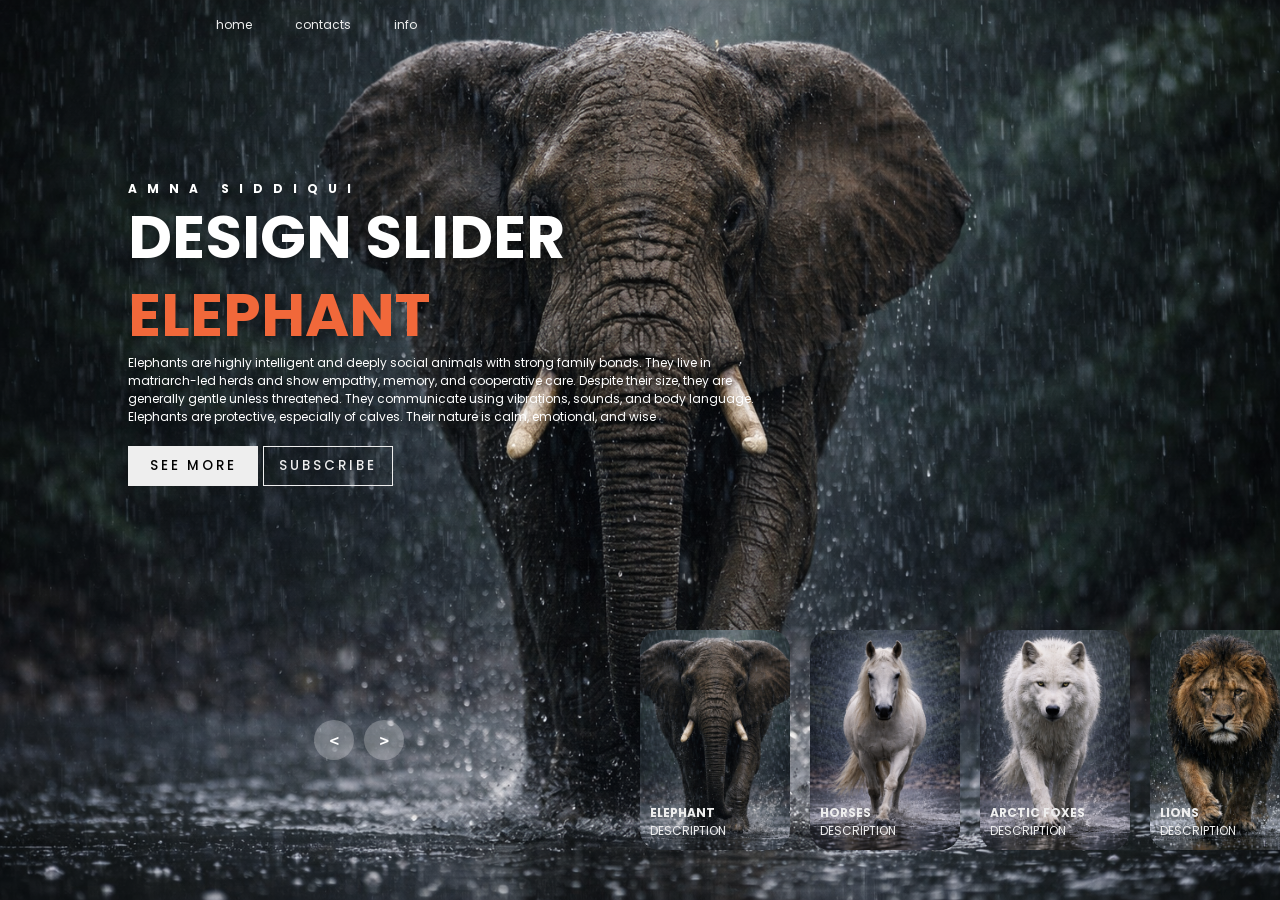
<file: slider image page/index.html>
<!DOCTYPE html>
<html lang="en">
<head>
    <meta charset="UTF-8">
    <meta name="viewport" content="width=device-width, initial-scale=1.0">
    <title>Document</title>
    <link rel="stylesheet" href="style.css">
</head>
<body>
    <!--header  -->
    
   <header>
    <nav>
      <a href="#">home</a>
      <a href="#">contacts</a>
      <a href="#">info</a>
    </nav>
   </header>

   <!-- carousel -->
<div class="carousel">
        <!-- list item -->
        <div class="list">
            <div class="item"> 
                <img src="./images/img1.png" >
           <div class="content">
            <div class="author">AMNA SIDDIQUI</div>
            <div class="tittle">DESIGN SLIDER</div>
            <div class="topic">ELEPHANT</div>
            <div class="des">
              Elephants are highly intelligent and deeply social animals with strong family bonds. They live in matriarch-led herds and show empathy, memory, and cooperative care. Despite their size, they are generally gentle unless threatened. They communicate using vibrations, sounds, and body language. Elephants are protective, especially of calves. Their nature is calm, emotional, and wise
            </div>
            <div class="buttons">
              <button>SEE MORE</button>
              <button>SUBSCRIBE</button>
            </div>
           </div>
            </div>

            <div class="item">
                <img src="images/img2.png" >
                <div class="content">
                  <div class="author">AMNA SIDDIQUI</div>
                 <div class="tittle">DESIGN SLIDER</div>
                 <div class="topic">WHITE HORSE</div>
                 <div class="des">
              Horses are herd animals with sensitive and alert personalities. White horses often symbolize purity, grace, and nobility in many cultures. They are fast, responsive, and rely heavily on trust and awareness. Horses can be both powerful and gentle depending on handling. Their instincts prioritize safety and group movement. Their nature blends elegance with strength.
            </div>
            <div class="buttons">
                  <button>SEE MORE</button>
                 <button>SUBSCRIBE</button>
            </div>
           </div>
            </div>

             <div class="item">
                <img src="images/img3.png" >
           <div class="content">
            <div class="author">AMNA SIDDIQUI</div>
            <div class="tittle">DESIGN SLIDER</div>
            <div class="topic">ARCTIC FOX</div>
            <div class="des">
               Arctic foxes are intelligent, adaptable, and quiet hunters. They survive harsh climates using thick fur and opportunistic feeding habits. Usually solitary or in small family groups, they rely on stealth. They are curious but cautious around threats. Arctic foxes store food and adapt quickly to changing conditions. Their nature is clever, resilient, and observant.
            </div>
            <div class="buttons">
              <button>SEE MORE</button>
              <button>SUBSCRIBE</button>
            </div>
           </div>
            </div>

        <div class="item">
                <img src="images/img4.png" >
           <div class="content">
            <div class="author">AMNA SIDDIQUI</div>
            <div class="tittle">DESIGN SLIDER</div>
            <div class="topic">LION</div>
            <div class="des">
             Lions are social predators that live in prides, unlike most other big cats. They are territorial, confident, and often display calm dominance rather than constant aggression, Males typically guard territory while females handle most hunting., Their behavior balances laziness with explosive bursts of power., Lions are opportunistic hunters and prefer teamwork. Their nature reflects authority, patience, and controlled strength.

            </div>
            <div class="buttons">
              <button>SEE MORE</button>
              <button>SUBSCRIBE</button>
            </div>
           </div>
            </div>

             <div class="item">
                <img src="images/img5.png" >
              <div class="content">
            <div class="author">AMNA SIDDIQUI</div>
            <div class="tittle">DESIGN SLIDER</div>
            <div class="topic">MARKHOR</div>
            <div class="des">
             Markhors are shy, sure-footed mountain animals adapted to steep terrain. They prefer high altitudes and rugged landscapes for safety. Males are mostly solitary while females form small groups. They are cautious and rely on agility to escape predators. Markhors are strong climbers and extremely resilient. Their nature is wild, defensive, and independent.
            </div>
            <div class="buttons">
              <button>SEE MORE</button>
              <button>SUBSCRIBE</button>
            </div>
         </div>
         </div>  
</div>

         <!-- thumbnail -->
        <div class="thumbnail">
            <div class="item">
                <img src="images/img1.png" >
                <div class="content">
                    <div class="tittle">
                        ELEPHANT
                    </div>
                    <div class="des">
                        DESCRIPTION
                    </div>
                </div>
            </div>
            <div class="item">
                <img src="images/img2.png" >
                <div class="content">
                    <div class="tittle">
                        HORSES
                    </div>
                    <div class="des">
                        DESCRIPTION
                    </div>
                </div>
            </div>
            <div class="item">
                <img src="images/img3.png" >
                <div class="content">
                    <div class="tittle">
                        ARCTIC FOXES
                    </div>
                    <div class="des">
                        DESCRIPTION
                    </div>
                </div>
            </div>
            <div class="item">
                <img src="images/img4.png" >
                <div class="content">
                    <div class="tittle">
                        LIONS
                    </div>
                    <div class="des">
                        DESCRIPTION
                    </div>
                </div>
            </div>
            <div class="item">
                <img src="images/img5.png" >
                <div class="content">
                    <div class="tittle">
                        MARKHOR
                    </div>
                    <div class="des">
                        DESCRIPTION
                    </div>
                </div>
            </div>
        </div>
        <!-- arrows -->
         <div class="arrows">
            <button id="prev"><</button>
            <button id="next">></button>
         </div>
         <div class="time">

         </div>
    </div>
</body>
<script src="script.js"></script>
</html>
</file>
<file: slider image page/style.css>
@import url('https://fonts.googleapis.com/css2?family=Poppins:ital,wght@0,100;0,200;0,300;0,400;0,500;0,600;0,700;0,800;0,900;1,100;1,200;1,300;1,400;1,500;1,600;1,700;1,800;1,900&display=swap');
body{
    font-family:Poppins;
    background-color: #000;
    color: #eee;
    margin: 0;
    font-size: 12px;
}
a{
    text-decoration: none;
    justify-content: center;
    margin-right: 40px;
    color:#eee;
}
header{
    width: 1140px;
    max-width: 80%;
    margin: auto;
    height:50px;
    display:flex;
    align-items: center;
    position: relative;
    z-index: 100;
}
header{
    margin-right: 40px;
}
/* carousel */

.carousel {
    width: 100vw;
    height: 100vh;
    overflow: hidden;
    margin-top: -50px;
    position: relative;
}

/* Item styling - Isse images ek ke upar ek ayengi */
.carousel .list .item {
    width: 100%;
    height: 100%;
    position: absolute;
    inset: 0 0 0 0;
}

.carousel .list .item img {
    width: 100%;
    height: 100%;
    /* object-fit: cover; */

}

/* Content Alignment - Yahan space ka khayal rakha gaya hai */
.carousel .list .item .content {
    position: absolute;
    top: 20%;
    width: 1140px;
    max-width: 80%;
    left:50%;
    transform: translateX(-50%); /* Screen ke beech mein lane ke liye */
    padding-right: 30%;
    box-sizing: border-box;
    color: #fff;
    text-shadow: 0 5px 10px #0004;
}

.carousel .list .item .content .author {
    font-weight: bold;
    letter-spacing: 10px;
}

.carousel .list .item .content .tittle,
.carousel .list .item .content .topic {
    font-weight: bold;
    font-size: 5em;
    line-height: 1.3em;
}
.carousel .list .item .content .topic{
    color: #f1683a;
}

.carousel .list .item .content .buttons{
    display: grid;
    grid-template-columns: repeat(2,130px);
    grid-template-rows:40px ;
    gap:5px;
    margin-top: 20px;
}
.carousel .list .item .content button{
    border: none;
    background-color: #eee;
    letter-spacing: 3px;
    font-family: Poppins;
    font-weight: 500;
}
.carousel .list .item .content button:nth-child(2){
    background-color: transparent;
    color: #eee;
    border: 1px solid #eee;
}
/* THUMBNAIL */
.thumbnail{
position: absolute;
bottom: 50px;
left: 50%;
width: max-content;
z-index: 100;
display: flex;
gap: 20px;
}

.thumbnail .item{
    width:150px;
    height: 220px;
    flex-shrink: 0;
    position: relative;
}
.thumbnail .item img{
width: 100%;
height:100%;
object-fit: cover;
border-radius: 20px;
}
.thumbnail .item .content{
    position: absolute;
    bottom: 10px;
    left: 10px;
    right: 10px;
}
.thumbnail .item .content .tittle{
   font-weight:bold ; 
}
/* arrows */
.arrows{
    position: absolute;
    top: 80%;
    right: 52%;
    width: 300px;
    max-width: 30%;
    display: flex; 
    gap:10px;
    align-items: center;
}

.arrows button{
    width: 40px;
    height: 40px;
    border-radius: 50%;
    background-color: #eee4;
    border: none;
    font-family: monospace;
    color: #fff;
    font-weight: bold;
    font-size: large;
    transition: .5s;
    z-index: 100;
}
.arrows button:hover{
    color: #5555;
    background-color: #eee;
}
.carousel .list .item:nth-child(1){
    z-index: 1;
}
.carousel .list .item:nth-child(1) .author,
.carousel .list .item:nth-child(1) .tittle,
.carousel .list .item:nth-child(1) .topic,
.carousel .list .item:nth-child(1) .des,
.carousel .list .item:nth-child(1) .buttons{
    transform: translateY(50px);
    filter:blur(20px);
    opacity: 0;
    animation: showContent 0.5s 1s linear 1 forwards;
}
@keyframes showContent{
    to{
        opacity: 1;
        filter: blur(0);
        transform: translateY(0);
    }
}
.carousel .list .item:nth-child(1) .tittle{
    animation-delay: 1.2s;
}
.carousel .list .item:nth-child(1) .topic{
     animation-delay: 1.4s;
}
.carousel .list .item:nth-child(1) .des{
     animation-delay: 1.6s;
}
.carousel .list .item:nth-child(1) .buttons{
        animation-delay: 1.8s;
}
/* effects next click */
.carousel.next .list .item:nth-child(1) img{
    width: 150px;
    height: 220px;
    position: absolute;
    left:50%;
    bottom: 50px;
    border-radius: 20px;
    animation: showImage 0.5s linear 1 forwards;
}
@keyframes showImage {
    to{
        width: 100%;
        height: 100%;
        left: 0;
        bottom: 0;
        border-radius: 0;
    }
}
.carousel.next .thumbnail .item:nth-last-child(1){
    width: 0;
    overflow: hidden;
    animation: showThumbnail 0.5s linear 1 forwards ;
}
@keyframes  showThumbnail{
    to{
        width: 150px;
    }
}
.carousel.next .thumbnail{
    transform: translateX(150px);
animation: transformThumbnail .5s linear 1 forwards ;
}
@keyframes  transformThumbnail{
    to{
 transform: translateX(0);
    }
}
/* effect prev click*/
.carousel.prev .list .item:nth-child(2) {
    z-index: 2;
}
.carousel.carousel.prev .list .item:nth-child(2) img{
    position: absolute;
    left:0;
    bottom: 0;
    animation: outImage 0.5s linear 1 forwards;
}
@keyframes outImage{
    to{
     width: 150px;
    height: 220px;
    left:50%;
    bottom: 50px;
    border-radius: 20px;
    }
}
.carousel.prev .thumbnail .item:nth-child(1){
    width: 0;
    overflow: hidden;
    opacity: 0;
    animation: showThumbnail 0.5s linear 1 forwards ;
}
.carousel.prev .list .item:nth-child(2) .author,
.carousel.prev .list .item:nth-child(2) .tittle,
.carousel.prev .list .item:nth-child(2) .topic,
.carousel.prev .list .item:nth-child(2) .des,
.carousel.prev .list .item:nth-child(2) .buttons{
    animation: contentOut 1.5s linear 1 forwards;
}
@keyframes contentOut{
    to{
    transform: translateY(-150px);
    filter:blur(20px);
    opacity: 0;
    }
}
.carousel.next .arrows button,
.carousel.prev .arrows button{
    pointer-events: none;
}
/* time */
.itme{
    width: 100%;
    height: 5px;
    background-color: #f1683a;
    position: absolute;
    z-index: 100;
    top: 0;
    left: 0;
}
.carousel.next .time,
.carousel.prev .time{
    width: 100%;
    animation: timeRunning 2s linear 1 forwards;
}
@keyframes timeRunning {
    to{
        width: 0;
    }
}
@media screen and (max-width:678px){
    .carousel .list .item .content{
        padding-right: 0;
    }
    .carousel .list .item .content .tittle{
        font-size: 30px;
    }  
}
</file>
